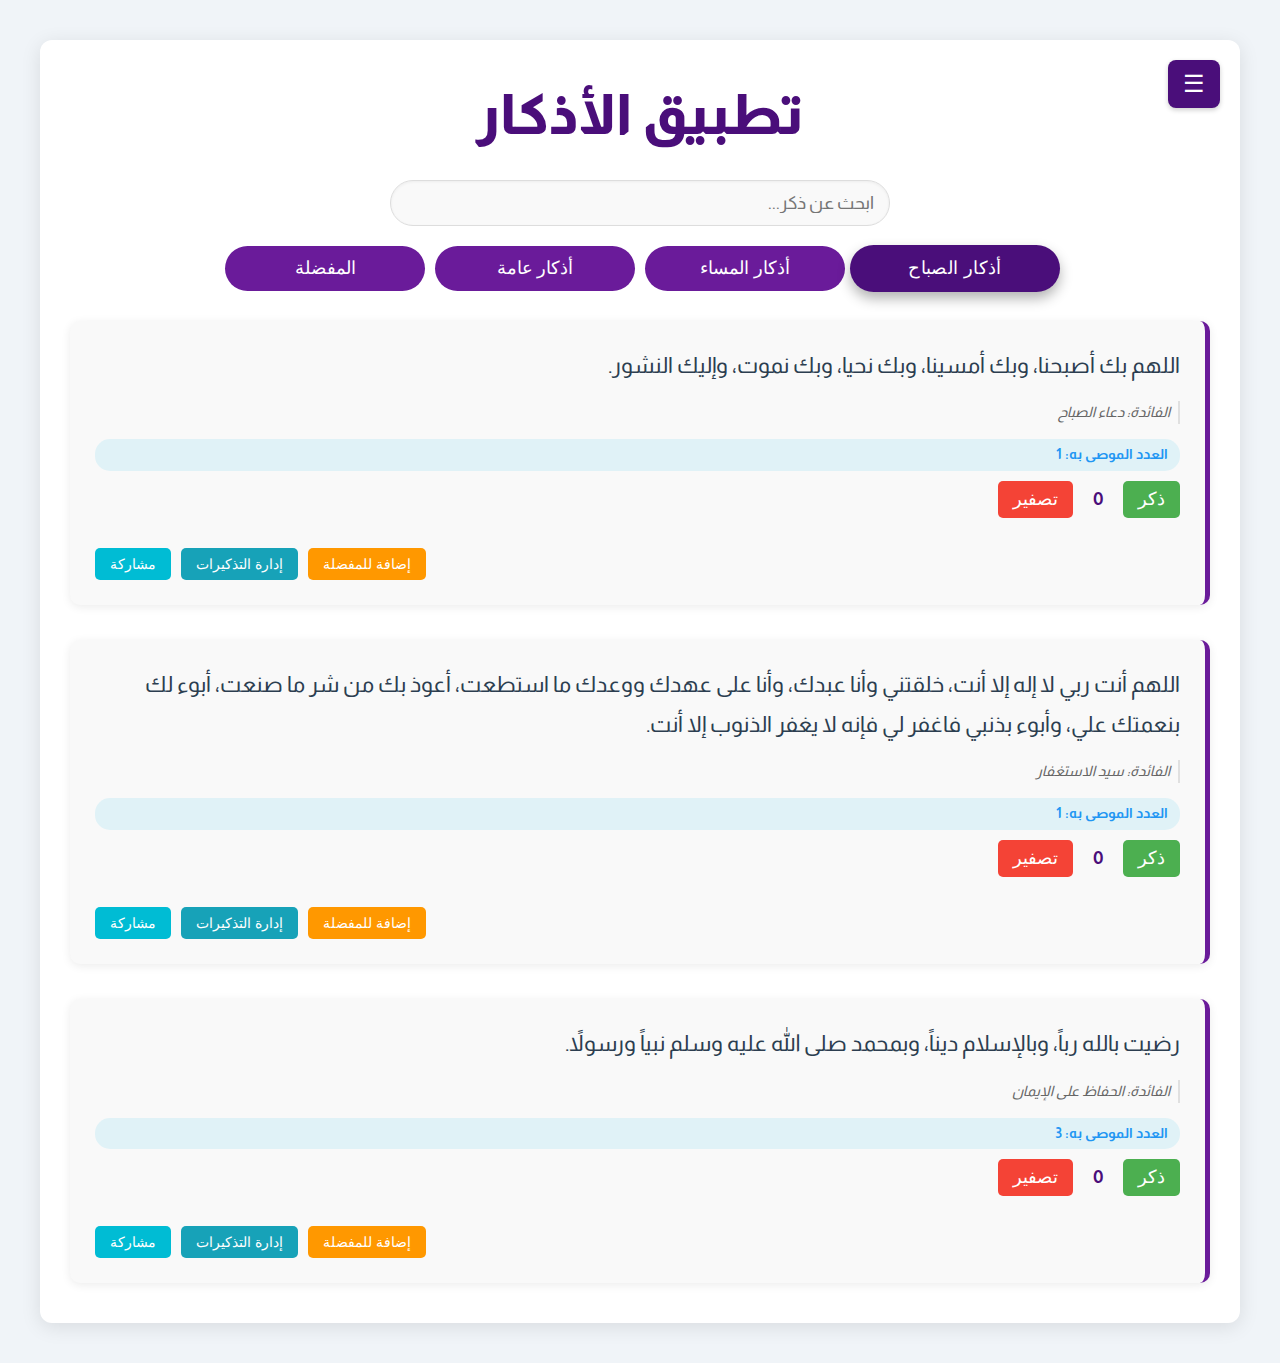
<file: index.html>
<!DOCTYPE html>
<html lang="ar" dir="rtl">
<head>
    <meta charset="UTF-8">
    <meta name="viewport" content="width=device-width, initial-scale=1.0">
    <title>تطبيق الأذكار</title>
    <link rel="icon" href="favicon.ico" type="image/x-icon">
    <link rel="manifest" href="manifest.json">
    <link href="https://fonts.googleapis.com/css2?family=Almarai:wght@300;400;700;800&display=swap" rel="stylesheet">
    <link rel="stylesheet" href="style.css">
</head>
<body>
    <div class="container">
        <h1>تطبيق الأذكار</h1>

        <div class="menu-container">
            <button id="menu-toggle-btn" class="menu-button">
                ☰
            </button>
            <div class="dropdown-menu hidden" id="main-dropdown-menu">
                <button id="user-view-btn">عرض المستخدم</button>
                <button id="admin-view-btn">لوحة التحكم</button>
                <button id="toggle-dark-mode-btn">تبديل الوضع الليلي</button>
            </div>
        </div>

        <div class="search-bar hidden" id="search-bar">
            <input type="text" id="search-input" placeholder="ابحث عن ذكر...">
        </div>

        <div class="filter-buttons" id="filter-buttons">
        </div>

        <div class="adhkar-display" id="adhkar-display">
        </div>

        <div class="auth-panel hidden" id="auth-panel">
            <h2>تسجيل الدخول للمسؤول</h2>
            <form id="login-form">
                <input type="text" id="username-input" placeholder="اسم المستخدم" required>
                <div class="password-input-wrapper">
                    <input type="password" id="password-input" placeholder="كلمة المرور" required>
                    <span class="toggle-password" data-target="password-input">👁️</span>
                </div>
                <button type="submit" id="login-btn">دخول</button>
                <p class="error-message" id="login-error-message" style="color: red; display: none;"></p>
            </form>
        </div>

        <div class="admin-panel hidden" id="admin-panel">
            <h2>إدارة الأذكار</h2>
            <form id="adhkar-form" class="adhkar-form">
                <input type="hidden" id="adhkar-id">
                <textarea id="adhkar-text" placeholder="نص الذكر" required></textarea>
                <input type="text" id="adhkar-benefit" placeholder="الفائدة (اختياري)">
                <input type="number" id="adhkar-count" placeholder="العدد (اختياري)">
                <select id="adhkar-type-select" required>
                </select>
                <div class="form-actions">
                    <button type="submit" id="save-adhkar-btn">إضافة ذكر</button>
                    <button type="button" id="cancel-edit-btn" class="hidden">إلغاء التعديل</button>
                </div>
            </form>

            <h3>إدارة أنواع الأذكار</h3>
            <div class="adhkar-types-management">
                <input type="text" id="new-type-name" placeholder="اسم النوع الجديد (مثال: أذكار الصباح)" required>
                <input type="text" id="new-type-value" placeholder="قيمة النوع (مثال: morning)" required>
                <button id="add-type-btn">إضافة نوع</button>
            </div>
            <ul id="types-list" class="types-list">
            </ul>

            <h3>خيارات متقدمة</h3>
            <div class="advanced-options">
                <button id="export-data-btn" class="export-button">تصدير البيانات (JSON)</button>
                <label for="import-file-input" class="export-button import-button">استيراد البيانات (JSON)</label>
                <input type="file" id="import-file-input" accept=".json" class="hidden">
                <button id="change-admin-credentials-btn" class="export-button admin-credentials-button">تغيير بيانات دخول المسؤول</button>
            </div>
        </div>
    </div>

    <div class="modal hidden" id="change-password-modal">
        <div class="modal-content">
            <h2>تغيير بيانات دخول المسؤول</h2>
            <form id="change-password-form">
                <input type="text" id="current-username-input" placeholder="اسم المستخدم الحالي" required>
                <div class="password-input-wrapper">
                    <input type="password" id="current-password-input" placeholder="كلمة المرور الحالية" required>
                    <span class="toggle-password" data-target="current-password-input">👁️</span>
                </div>
                <input type="text" id="new-username-input" placeholder="اسم المستخدم الجديد" required>
                <div class="password-input-wrapper">
                    <input type="password" id="new-password-input" placeholder="كلمة المرور الجديدة" required>
                    <span class="toggle-password" data-target="new-password-input">👁️</span>
                </div>
                <div class="password-input-wrapper">
                    <input type="password" id="confirm-password-input" placeholder="تأكيد كلمة المرور الجديدة" required>
                    <span class="toggle-password" data-target="confirm-password-input">👁️</span>
                </div>
                <button type="submit">تغيير</button>
                <button type="button" id="cancel-change-password-btn" class="cancel-button">إلغاء</button>
                <p class="error-message" id="change-password-error-message" style="color: red; display: none;"></p>
            </form>
        </div>
    </div>

    <div class="modal hidden" id="reminder-modal">
        <div class="modal-content">
            <h2>إدارة التذكيرات</h2>
            <p id="reminder-adhkar-text" class="reminder-text"></p>

            <form id="add-reminder-form">
                <h3>إضافة تذكير جديد</h3>
                <label for="new-reminder-time">وقت التذكير (24 ساعة):</label>
                <input type="time" id="new-reminder-time" required>
                <label for="new-reminder-sound">نغمة التنبيه:</label>
                <select id="new-reminder-sound">
                    <option value="silent">صامت</option>
                    <option value="bell">جرس (افتراضي)</option>
                    <option value="chime">رنين</option>
                    <option value="xylophone">إكسيليفون</option>
                </select>
                <button type="submit">إضافة هذا التذكير</button>
                <p class="error-message" id="add-reminder-error-message" style="color: red; display: none;"></p>
            </form>

            <h3>التذكيرات الحالية لهذا الذكر:</h3>
            <ul id="current-reminders-list" class="current-reminders-list">
                <li class="no-reminders-message">لا توجد تذكيرات مضبوطة لهذا الذكر.</li>
            </ul>

            <div class="modal-actions">
                <button type="button" id="cancel-reminder-modal-btn" class="cancel-button">إغلاق</button>
            </div>
        </div>
    </div>

    <audio id="reminder-audio-player" preload="auto">
        </audio>

    <script src="script.js"></script>
</body>
</html>
</file>
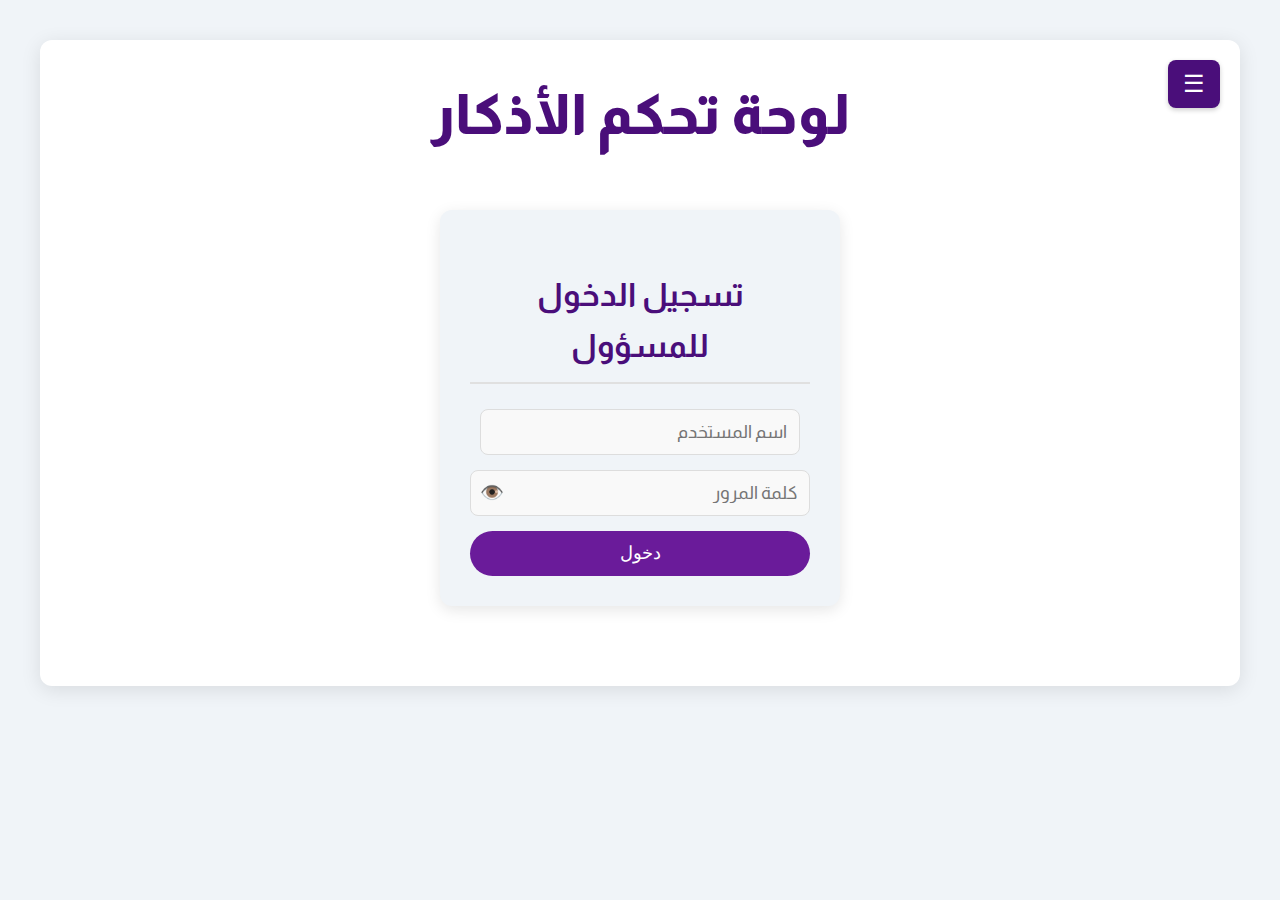
<file: admin.html>
<!DOCTYPE html>
<html lang="ar" dir="rtl">
<head>
    <meta charset="UTF-8">
    <meta name="viewport" content="width=device-width, initial-scale=1.0">
    <title>لوحة تحكم الأذكار</title>
    <link rel="icon" href="favicon.ico" type="image/x-icon">
    <link rel="manifest" href="manifest.json">
    <link href="https://fonts.googleapis.com/css2?family=Almarai:wght@300;400;700;800&display=swap" rel="stylesheet">
    <link rel="stylesheet" href="https://cdnjs.cloudflare.com/ajax/libs/font-awesome/6.0.0-beta3/css/all.min.css">
    <link rel="stylesheet" href="style.css">
</head>
<body>
    <div class="container">
        <h1>لوحة تحكم الأذكار</h1>

        <div class="menu-container">
            <button id="menu-toggle-btn" class="menu-button">
                ☰
            </button>
            <div class="dropdown-menu hidden" id="main-dropdown-menu">
                <button id="user-view-btn">عرض المستخدم</button>
                <button id="toggle-dark-mode-btn">تبديل الوضع الليلي</button>
            </div>
        </div>

        <div class="auth-panel" id="auth-panel">
            <h2>تسجيل الدخول للمسؤول</h2>
            <form id="login-form">
                <input type="text" id="username-input" placeholder="اسم المستخدم" required>
                <div class="password-input-wrapper">
                    <input type="password" id="password-input" placeholder="كلمة المرور" required>
                    <span class="toggle-password" data-target="password-input">👁️</span>
                </div>
                <button type="submit" id="login-btn">دخول</button>
                <p class="error-message" id="login-error-message" style="color: red; display: none;"></p>
            </form>
        </div>

        <div class="admin-panel hidden" id="admin-panel">
            <h2>إدارة الأذكار</h2>
            <form id="adhkar-form" class="adhkar-form">
                <input type="hidden" id="adhkar-id">
                <textarea id="adhkar-text" placeholder="نص الذكر" required></textarea>
                <input type="text" id="adhkar-benefit" placeholder="الفائدة (اختياري)">
                <input type="number" id="adhkar-count" placeholder="العدد (اختياري)">
                <select id="adhkar-type-select" required>
                </select>
                <div class="form-actions">
                    <button type="submit" id="save-adhkar-btn">إضافة ذكر</button>
                    <button type="button" id="cancel-edit-btn" class="hidden">إلغاء التعديل</button>
                </div>
            </form>

            <h3>إدارة أنواع الأذكار</h3>
            <div class="adhkar-types-management">
                <input type="text" id="new-type-name" placeholder="اسم النوع الجديد (مثال: أذكار الصباح)" required>
                <input type="text" id="new-type-value" placeholder="قيمة النوع (مثال: morning)" required>
                <button id="add-type-btn">إضافة نوع</button>
            </div>
            <ul id="types-list" class="types-list">
            </ul>

            <h3>خيارات متقدمة</h3>
            <div class="advanced-options">
                <button id="export-data-btn" class="export-button">تصدير البيانات (JSON)</button>
                <label for="import-file-input" class="export-button import-button">استيراد البيانات (JSON)</label>
                <input type="file" id="import-file-input" accept=".json" class="hidden">
                <button id="change-admin-credentials-btn" class="export-button admin-credentials-button">تغيير بيانات دخول المسؤول</button>
            </div>

            <h3 class="mt-8">الأذكار حسب النوع</h3>
            <div id="admin-tabs-container" class="admin-tabs-container">
                </div>
            <div id="admin-tab-content-container" class="admin-tab-content">
                </div>
        </div>
    </div>

    <div class="modal hidden" id="change-password-modal">
        <div class="modal-content">
            <h2>تغيير بيانات دخول المسؤول</h2>
            <form id="change-password-form">
                <input type="text" id="current-username-input" placeholder="اسم المستخدم الحالي" required>
                <div class="password-input-wrapper">
                    <input type="password" id="current-password-input" placeholder="كلمة المرور الحالية" required>
                    <span class="toggle-password" data-target="current-password-input">👁️</span>
                </div>
                <input type="text" id="new-username-input" placeholder="اسم المستخدم الجديد" required>
                <div class="password-input-wrapper">
                    <input type="password" id="new-password-input" placeholder="كلمة المرور الجديدة" required>
                    <span class="toggle-password" data-target="new-password-input">👁️️</span>
                </div>
                <div class="password-input-wrapper">
                    <input type="password" id="confirm-password-input" placeholder="تأكيد كلمة المرور الجديدة" required>
                    <span class="toggle-password" data-target="confirm-password-input">👁️</span>
                </div>
                <button type="submit">تغيير</button>
                <button type="button" id="cancel-change-password-btn" class="cancel-button">إلغاء</button>
                <p class="error-message" id="change-password-error-message" style="color: red; display: none;"></p>
            </form>
        </div>
    </div>

    <audio id="reminder-audio-player" class="hidden"></audio>

    <script src="script.js"></script>
</body>
</html>
</file>
<file: style.css>
/* إعادة تعيين الأساسيات والتخطيط العام */
* {
    box-sizing: border-box;
    margin: 0;
    padding: 0;
}

:root {
    /* الألوان الأساسية للوضع العادي */
    --body-bg: #f0f4f8; /* خلفية فاتحة للجسم */
    --container-bg: #fff; /* خلفية الحاويات الرئيسية */
    --text-color: #333; /* لون النص الأساسي */
    --primary-color: #4a0e7a; /* بنفسجي غامق - لون أساسي للعناوين والأزرار الهامة */
    --secondary-color: #6a1b9a; /* بنفسجي أفتح - لون ثانوي للأزرار والفلاتر */
    --accent-color: #8839b8; /* بنفسجي فاتح جداً - لون التمييز والتأثيرات */
    --border-color: #e0e0e0; /* لون الحدود الفاتح */
    --card-bg: #f9f9f9; /* خلفية بطاقات الأذكار */
    --card-border-right: #6a1b9a; /* شريط جانبي لبطاقات الأذكار */
    --adhkar-text-color: #2c3e50; /* لون نص الذكر */
    --adhkar-benefit-color: #666; /* لون نص الفائدة */
    --adhkar-count-display-bg: #e0f2f7; /* خلفية عرض العدد الموصى به */
    --adhkar-count-display-color: #2196f3; /* لون نص العدد الموصى به */
    --counter-btn-bg: #4CAF50; /* أخضر - لون زر العداد */
    --counter-btn-hover-bg: #45a049; /* أخضر أغمق عند التحويم */
    --reset-btn-bg: #f44336; /* أحمر - لون زر التصفير/الحذف */
    --reset-btn-hover-bg: #da190b; /* أحمر أغمق عند التحويم */
    --favorite-btn-bg: #ff9800; /* برتقالي - لون زر المفضلة */
    --favorite-btn-active-bg: #e65100; /* برتقالي أغمق للمفضلة النشطة */
    --favorite-btn-hover-bg: #fb8c00; /* برتقالي عند التحويم */
    --reminder-btn-bg: #17a2b8; /* أزرق سماوي - لون زر التذكير */
    --reminder-btn-hover-bg: #138496; /* أزرق سماوي أغمق عند التحويم */
    --share-btn-bg: #00bcd4; /* أزرق فيروزي - لون زر المشاركة */
    --share-btn-hover-bg: #00acc1; /* أزرق فيروزي أغمق عند التحويم */
    --explain-btn-bg: #9c27b0; /* بنفسجي - لون زر الشرح */
    --explain-btn-hover-bg: #7b1fa2; /* بنفسجي أغمق عند التحويم */
    --input-border: #ddd; /* لون حدود حقول الإدخال */
    --input-focus-border: #6a1b9a; /* لون حدود حقول الإدخال عند التركيز */
    --error-color: red; /* لون رسائل الخطأ */
    --admin-panel-bg: #f4f4f4; /* خلفية لوحة التحكم */
    --type-item-bg: #e3f2fd; /* خلفية عناصر قائمة الأنواع */
    --type-item-color: #3f51b5; /* لون نص عناصر قائمة الأنواع */
    --modal-bg: #fefefe; /* خلفية النوافذ المنبثقة (المودال) */
    --modal-shadow: rgba(0, 0, 0, 0.3); /* ظل النوافذ المنبثقة */
    --modal-overlay-bg: rgba(0, 0, 0, 0.6); /* خلفية التراكب للمودال */
}

body.dark-mode {
    /* الألوان لوضع الظلام */
    --body-bg: #212121;
    --container-bg: #2c2c2c;
    --text-color: #e0e0e0;
    --primary-color: #bb86fc; /* أرجواني فاتح */
    --secondary-color: #3700b3; /* بنفسجي غامق */
    --accent-color: #6200ee; /* بنفسجي */
    --border-color: #424242;
    --card-bg: #3c3c3c;
    --card-border-right: var(--primary-color);
    --adhkar-text-color: #ffffff;
    --adhkar-benefit-color: #a0a0a0;
    --adhkar-count-display-bg: #424242;
    --adhkar-count-display-color: #90caf9;
    --counter-btn-bg: #66bb6a;
    --counter-btn-hover-bg: #5a9b5f;
    --reset-btn-bg: #ef5350;
    --reset-btn-hover-bg: #d32f2f;
    --favorite-btn-bg: #ffb74d;
    --favorite-btn-active-bg: #ff9800;
    --favorite-btn-hover-bg: #ff9800;
    --reminder-btn-bg: #4dd0e1;
    --reminder-btn-hover-bg: #26c6da;
    --share-btn-bg: #4db6ac;
    --share-btn-hover-bg: #26a69a;
    --explain-btn-bg: #ba68c8; /* لون زر الشرح في الوضع الداكن */
    --explain-btn-hover-bg: #9c27b0;
    --input-border: #555;
    --input-focus-border: var(--primary-color);
    --error-color: #ffcc00; /* أصفر محذر */
    --admin-panel-bg: #363636;
    --type-item-bg: #424242;
    --type-item-color: #90caf9;
    --modal-bg: #363636;
    --modal-shadow: rgba(0, 0, 0, 0.8);
    --modal-overlay-bg: rgba(0, 0, 0, 0.8);
}


body {
    font-family: 'Almarai', sans-serif;
    background-color: var(--body-bg);
    color: var(--text-color);
    line-height: 1.6;
    direction: rtl;
    text-align: right;
    padding: 20px;
    transition: background-color 0.3s ease, color 0.3s ease;
}

.container {
    max-width: 1200px;
    margin: 20px auto;
    background-color: var(--container-bg);
    padding: 25px;
    border-radius: 12px;
    box-shadow: 0 4px 20px rgba(0, 0, 0, 0.1);
    position: relative;
    transition: background-color 0.3s ease, box-shadow 0.3s ease;
}

h1, h2, h3 {
    color: var(--primary-color);
    margin-bottom: 20px;
    text-align: center;
    transition: color 0.3s ease;
}

h1 {
    font-size: 2.8em;
    font-weight: 800;
}

h2 {
    font-size: 2em;
    font-weight: 700;
    margin-top: 30px;
    border-bottom: 2px solid var(--border-color);
    padding-bottom: 10px;
    transition: border-color 0.3s ease;
}

h3 {
    font-size: 1.6em;
    font-weight: 600;
    margin-top: 25px;
}

/* حقل البحث */
.search-bar {
    margin-bottom: 20px;
    text-align: center;
}

.search-bar input {
    width: 100%;
    max-width: 500px;
    padding: 12px 15px;
    border: 1px solid var(--input-border);
    border-radius: 25px;
    font-size: 1.1em;
    font-family: 'Almarai', sans-serif;
    text-align: right;
    box-shadow: inset 0 1px 3px rgba(0,0,0,0.05);
    background-color: var(--card-bg); /* لتغيير لون الخلفية في الوضع الداكن */
    color: var(--adhkar-text-color);
    transition: border-color 0.3s ease, background-color 0.3s ease, color 0.3s ease;
}

.search-bar input:focus {
    outline: none;
    border-color: var(--input-focus-border);
    box-shadow: 0 0 0 3px rgba(74, 14, 122, 0.2); /* قيمة rgba من --primary-color */
}


/* أزرار الفلاتر */
.filter-buttons {
    display: flex;
    flex-wrap: wrap;
    justify-content: center;
    gap: 10px;
    margin-bottom: 30px;
}

.filter-buttons button {
    background-color: var(--secondary-color);
    color: white;
    border: none;
    padding: 12px 25px;
    border-radius: 25px;
    font-size: 1.1em;
    cursor: pointer;
    transition: background-color 0.3s ease, transform 0.2s ease, box-shadow 0.2s ease;
    flex-grow: 1;
    max-width: 200px;
}

.filter-buttons button:hover {
    background-color: var(--accent-color);
    transform: translateY(-2px);
    box-shadow: 0 4px 8px rgba(0, 0, 0, 0.2);
}

.filter-buttons button.active {
    background-color: var(--primary-color);
    box-shadow: 0 6px 12px rgba(0, 0, 0, 0.3);
    transform: scale(1.05);
}

/* عرض الأذكار (الآن دائمًا عمودي) */
.adhkar-display {
    display: flex; /* تغيير إلى flexbox */
    flex-direction: column; /* جعلها عمودية */
    gap: 25px; /* مسافة بين البطاقات */
    margin-top: 20px;
}

.adhkar-card {
    background-color: var(--card-bg);
    padding: 25px;
    margin-bottom: 10px;
    border-radius: 10px;
    box-shadow: 0 2px 10px rgba(0, 0, 0, 0.08);
    display: flex;
    flex-direction: column;
    justify-content: space-between;
    transition: transform 0.2s ease, box-shadow 0.2s ease, background-color 0.3s ease;
    border-right: 5px solid var(--card-border-right);
}

.adhkar-card:hover {
    transform: translateY(-5px);
    box-shadow: 0 6px 15px rgba(0, 0, 0, 0.15);
}

.adhkar-text {
    font-size: 1.4em;
    color: var(--adhkar-text-color);
    margin-bottom: 15px;
    line-height: 1.8;
    transition: color 0.3s ease;
}

.adhkar-benefit {
    font-size: 0.9em;
    color: var(--adhkar-benefit-color);
    margin-top: 10px;
    font-style: italic;
    border-right: 2px solid var(--border-color);
    padding-right: 8px;
    transition: color 0.3s ease, border-color 0.3s ease;
}

.adhkar-count-display {
    display: inline-block;
    background-color: var(--adhkar-count-display-bg);
    color: var(--adhkar-count-display-color);
    padding: 5px 12px;
    border-radius: 15px;
    font-size: 0.85em;
    font-weight: bold;
    margin-top: 15px;
    transition: background-color 0.3s ease, color 0.3s ease;
}

.adhkar-counter-wrapper {
    display: flex;
    align-items: center;
    gap: 10px;
    margin-top: 10px;
    margin-bottom: 15px;
}

.adhkar-counter-wrapper button {
    background-color: var(--counter-btn-bg);
    color: white;
    border: none;
    padding: 8px 15px;
    border-radius: 5px;
    cursor: pointer;
    font-size: 1.1em;
    transition: background-color 0.3s ease;
}

.adhkar-counter-wrapper button:hover {
    background-color: var(--counter-btn-hover-bg);
}

.adhkar-counter-wrapper button.reset-counter-btn {
    background-color: var(--reset-btn-bg);
}
.adhkar-counter-wrapper button.reset-counter-btn:hover {
    background-color: var(--reset-btn-hover-bg);
}

.adhkar-count-val {
    font-size: 1.2em;
    font-weight: bold;
    color: var(--primary-color);
    min-width: 30px; /* لضمان عدم اهتزاز العنصر عند تغيير الأرقام */
    text-align: center;
    transition: color 0.3s ease;
}


.no-adhkar-message {
    text-align: center;
    font-size: 1.2em;
    color: var(--adhkar-benefit-color);
    padding: 50px;
    transition: color 0.3s ease;
}

/* لوحة المصادقة (تسجيل الدخول) */
.auth-panel {
    background-color: var(--body-bg);
    padding: 30px;
    border-radius: 12px;
    box-shadow: 0 4px 15px rgba(0, 0, 0, 0.1);
    max-width: 400px;
    margin: 50px auto;
    text-align: center;
    transition: background-color 0.3s ease, box-shadow 0.3s ease;
}

.auth-panel h2 {
    color: var(--primary-color);
    margin-bottom: 25px;
}

.auth-panel input[type="text"] {
    width: calc(100% - 20px);
    padding: 12px;
    margin-bottom: 15px;
    border: 1px solid var(--input-border);
    border-radius: 8px;
    font-size: 1.1em;
    font-family: 'Almarai', sans-serif;
    text-align: right;
    background-color: var(--card-bg);
    color: var(--adhkar-text-color);
    transition: border-color 0.3s ease, background-color 0.3s ease, color 0.3s ease;
}

.password-input-wrapper {
    position: relative;
    width: 100%;
    margin-bottom: 15px;
}

.password-input-wrapper input[type="password"],
.password-input-wrapper input[type="text"] {
    width: 100%;
    padding: 12px;
    padding-left: 40px;
    border: 1px solid var(--input-border);
    border-radius: 8px;
    font-size: 1.1em;
    font-family: 'Almarai', sans-serif;
    text-align: right;
    background-color: var(--card-bg);
    color: var(--adhkar-text-color);
    transition: border-color 0.3s ease, background-color 0.3s ease, color 0.3s ease;
}

.password-input-wrapper .toggle-password {
    position: absolute;
    left: 10px;
    top: 50%;
    transform: translateY(-50%);
    cursor: pointer;
    font-size: 1.2em;
    color: var(--adhkar-benefit-color);
    user-select: none;
    transition: color 0.3s ease;
}


.auth-panel button {
    background-color: var(--secondary-color);
    color: white;
    border: none;
    padding: 12px 25px;
    border-radius: 25px;
    font-size: 1.1em;
    cursor: pointer;
    transition: background-color 0.3s ease;
    width: 100%;
}

.auth-panel button:hover {
    background-color: var(--accent-color);
}

.error-message {
    margin-top: 15px;
    font-weight: bold;
    color: var(--error-color);
    transition: color 0.3s ease;
}


/* لوحة التحكم */
.admin-panel {
    background-color: var(--admin-panel-bg);
    padding: 25px;
    border-radius: 10px;
    margin-top: 30px;
    border: 1px dashed var(--border-color);
    transition: background-color 0.3s ease, border-color 0.3s ease;
}

/* فئة لإخفاء العناصر */
.hidden {
    display: none !important;
}

.admin-panel h2 {
    text-align: right;
    margin-bottom: 20px;
}

/* نموذج إضافة/تعديل الأذكار */
.adhkar-form {
    display: flex;
    flex-direction: column;
    gap: 15px;
    margin-bottom: 30px;
}

.adhkar-form textarea,
.adhkar-form input[type="text"],
.adhkar-form input[type="number"],
.adhkar-form select {
    padding: 12px;
    border: 1px solid var(--input-border);
    border-radius: 8px;
    font-size: 1em;
    width: 100%;
    font-family: 'Almarai', sans-serif;
    text-align: right;
    background-color: var(--card-bg);
    color: var(--adhkar-text-color);
    transition: border-color 0.3s ease, background-color 0.3s ease, color 0.3s ease;
}

.adhkar-form .form-actions {
    display: flex;
    justify-content: flex-end;
    gap: 10px;
}

.adhkar-form button {
    background-color: var(--counter-btn-bg); /* Use counter button color */
    color: white;
    border: none;
    padding: 12px 20px;
    border-radius: 8px;
    cursor: pointer;
    font-size: 1.1em;
    transition: background-color 0.3s ease;
}

.adhkar-form button:hover {
    background-color: var(--counter-btn-hover-bg);
}

.adhkar-form button#cancel-edit-btn {
    background-color: var(--reset-btn-bg);
}
.adhkar-form button#cancel-edit-btn:hover {
    background-color: var(--reset-btn-hover-bg);
}

.adhkar-form button.hidden {
    display: none;
}

/* إدارة أنواع الأذكار */
.adhkar-types-management {
    display: flex;
    gap: 10px;
    margin-bottom: 20px;
    flex-wrap: wrap;
}

.adhkar-types-management input {
    flex-grow: 1;
    padding: 10px;
    border: 1px solid var(--input-border);
    border-radius: 8px;
    font-size: 1em;
    font-family: 'Almarai', sans-serif;
    text-align: right;
    background-color: var(--card-bg);
    color: var(--adhkar-text-color);
    transition: border-color 0.3s ease, background-color 0.3s ease, color 0.3s ease;
}

.adhkar-types-management button {
    background-color: #008CBA; /* لون أزرق لإضافة نوع */
    color: white;
    border: none;
    padding: 10px 20px;
    border-radius: 8px;
    cursor: pointer;
    font-size: 1em;
    transition: background-color 0.3s ease;
}

.adhkar-types-management button:hover {
    background-color: #007bb5;
}

.types-list {
    list-style: none;
    padding: 0;
}

.types-list li {
    background-color: var(--type-item-bg);
    margin-bottom: 8px;
    padding: 12px;
    border-radius: 8px;
    display: flex;
    justify-content: space-between;
    align-items: center;
    font-size: 1.1em;
    color: var(--type-item-color);
    transition: background-color 0.3s ease, color 0.3s ease;
}

.types-list li button {
    background-color: var(--reset-btn-bg);
    color: white;
    border: none;
    padding: 6px 12px;
    border-radius: 5px;
    cursor: pointer;
    font-size: 0.9em;
    transition: background-color 0.3s ease;
    
}

.types-list li button:hover {
    background-color: var(--reset-btn-hover-bg);
}

/* أنماط خاصة بأزرار التعديل والحذف داخل قائمة الأذكار في لوحة التحكم */
.adhkar-list .adhkar-card { /* إعادة استخدام نمط adhkar-card */
    background-color: var(--card-bg);
    padding: 25px;
    border-radius: 10px;
    box-shadow: 0 2px 10px rgba(0, 0, 0, 0.08);
    display: flex;
    flex-direction: column;
    justify-content: space-between;
    transition: transform 0.2s ease, box-shadow 0.2s ease, background-color 0.3s ease;
    border-right: 5px solid var(--card-border-right);
    margin-bottom: 15px; /* مسافة بين البطاقات في القائمة */
}

.adhkar-list .adhkar-card:hover {
    transform: translateY(-5px);
    box-shadow: 0 6px 15px rgba(0, 0, 0, 0.15);
}

.adhkar-list .adhkar-card .actions {
    display: flex;
    gap: 10px;
    margin-top: 15px;
    justify-content: flex-end; /* محاذاة الأزرار لليسار في RTL */
}

.adhkar-edit-btn {
    /* تحسين تنسيق زر التعديل */
    background-color: var(--counter-btn-bg);
    color: white;
    border: none;
    padding: 4px 8px;
    margin-top: 6px;
    border-radius: 5px;
    cursor: pointer;
    font-size: 0.9em;
    transition: background-color 0.3s ease;
}

.adhkar-edit-btn:hover {
    background-color: var(--counter-btn-hover-bg); /* لون تمييز عند التحويم */
    transform: translateY(-2px); /* تأثير رفع بسيط */
    box-shadow: 0 4px 8px rgba(0,0,0,0.2); /* ظل أوضح عند التحويم */
}

.admin-tab-content .adhkar-list .adhkar-card .actions button.delete-btn {
    /* تنسيق زر الحذف */
    background-color: var(--reset-btn-bg); /* استخدام لون الحذف الأحمر */
    color: white; /* تأكد من أن النص أبيض للحذف */
    padding: 10px 18px; /* زيادة التبطين لجعلها أوضح */
    font-size: 1em; /* زيادة حجم الخط قليلاً */
    box-shadow: 0 2px 5px rgba(0,0,0,0.1); /* ظل خفيف */
}

.adhkar-list .adhkar-card .actions delete-btn:hover {
    background-color: var(--reset-btn-hover-bg);
    transform: translateY(-2px); /* تأثير رفع بسيط */
    box-shadow: 0 4px 8px rgba(0,0,0,0.2); /* ظل أوضح عند التحويم */
}

button.delete-btn{
    /* تنسيق زر الحذف */
    background-color: var(--reset-btn-bg);
    color: white;
    border: none;
    padding: 4px 8px;
    margin-top: 6px;
    border-radius: 5px;
    cursor: pointer;
    font-size: 0.9em;
    transition: background-color 0.3s ease;
 
}
button.delete-btn:hover{
     background-color: var(--reset-btn-hover-bg);
    transform: translateY(-1px); /* تأثير رفع بسيط */
    box-shadow: 0 4px 8px rgba(0,0,0,0.2); /* ظل أوضح عند التحويم */

}

/* تنسيق زر التذكير والمفضلة والمشاركة */
.adhkar-interactions {
    display: flex;
    gap: 10px;
    margin-top: 15px;
    flex-wrap: wrap;
    justify-content: flex-end; /* محاذاة الأزرار لليمين */
}

.adhkar-interactions button {
    border: none;
    padding: 8px 15px;
    border-radius: 5px;
    cursor: pointer;
    font-size: 0.9em;
    transition: background-color 0.3s ease;
}

.adhkar-interactions .reminder-btn {
    background-color: var(--reminder-btn-bg);
    color: white;
}

.adhkar-interactions .reminder-btn:hover {
    background-color: var(--reminder-btn-hover-bg);
}

.adhkar-interactions .favorite-btn {
    background-color: var(--favorite-btn-bg); /* برتقالي */
    color: white;
}

.adhkar-interactions .favorite-btn.active {
    background-color: var(--favorite-btn-active-bg); /* برتقالي أغمق للمفضلة النشطة */
}

.adhkar-interactions .favorite-btn:hover {
    background-color: var(--favorite-btn-hover-bg);
}

.adhkar-interactions .share-btn {
    background-color: var(--share-btn-bg); /* سماوي فاتح */
    color: white;
}

.adhkar-interactions .share-btn:hover {
    background-color: var(--share-btn-hover-bg);
}

/* أنماط زر الشرح الجديد */
.adhkar-interactions .explain-btn {
    background-color: var(--explain-btn-bg);
    color: white;
}
.adhkar-interactions .explain-btn:hover {
    background-color: var(--explain-btn-hover-bg);
}


/* قسم الخيارات المتقدمة في لوحة التحكم (زر تصدير البيانات) */
.advanced-options {
    margin-top: 30px;
    padding-top: 20px;
    border-top: 1px dashed var(--border-color);
    text-align: center;
    display: flex;
    flex-wrap: wrap;
    justify-content: center;
    gap: 15px;
    transition: border-color 0.3s ease;
}

.export-button {
    background-color: #f0ad4e; /* لون برتقالي للتصدير */
    color: white;
    border: none;
    padding: 12px 25px;
    border-radius: 8px;
    cursor: pointer;
    font-size: 1.1em;
    transition: background-color 0.3s ease, transform 0.2s ease, box-shadow 0.2s ease;
    flex-grow: 1;
    max-width: 250px;
    text-align: center; /* للتأكد أن النص في المنتصف داخل الزر */
}

.export-button:hover {
    background-color: #ec971f;
    transform: translateY(-2px);
    box-shadow: 0 4px 8px rgba(0, 0, 0, 0.2);
}

.export-button.import-button {
    background-color: #6c757d; /* لون رمادي للاستيراد */
}

.export-button.import-button:hover {
    background-color: #5a6268;
}

/* تنسيقات خاصة بزر تغيير بيانات دخول المسؤول */
.export-button.admin-credentials-button {
    background-color: #5bc0de; /* لون أزرق فاتح لتغيير بيانات المسؤول */
}

.export-button.admin-credentials-button:hover {
    background-color: #31b0d5;
}

/* تنسيقات زر القائمة والقائمة المنسدلة */
.menu-container {
    position: absolute;
    top: 20px;
    right: 20px;
    z-index: 1000;
}

.menu-button {
    background-color: var(--primary-color);
    color: white;
    border: none;
    padding: 10px 15px;
    border-radius: 8px;
    font-size: 1.5em;
    cursor: pointer;
    box-shadow: 0 2px 5px rgba(0, 0, 0, 0.2);
    transition: background-color 0.3s ease;
}

.menu-button:hover {
    background-color: var(--secondary-color);
}

.dropdown-menu {
    position: absolute;
    top: 100%;
    right: 0;
    background-color: var(--container-bg);
    border: 1px solid var(--input-border);
    border-radius: 8px;
    box-shadow: 0 4px 10px rgba(0, 0, 0, 0.1);
    min-width: 180px;
    display: flex;
    flex-direction: column;
    padding: 10px;
    margin-top: 10px;
    transition: background-color 0.3s ease, border-color 0.3s ease, box-shadow 0.3s ease;
}

.dropdown-menu button {
    background-color: transparent;
    color: var(--text-color);
    border: none;
    padding: 10px 15px;
    text-align: right;
    font-size: 1.1em;
    cursor: pointer;
    transition: background-color 0.2s ease, color 0.2s ease;
    border-radius: 5px;
    margin-bottom: 5px;
}

.dropdown-menu button:last-child {
    margin-bottom: 0;
}

.dropdown-menu button:hover {
    background-color: var(--body-bg);
    color: var(--primary-color);
}

/* تنسيقات النافذة المنبثقة (Modal) */
.modal {
    position: fixed;
    z-index: 2000;
    left: 0;
    top: 0;
    width: 100%;
    height: 100%;
    overflow: auto;
    background-color: var(--modal-overlay-bg);
    display: flex;
    align-items: center;
    justify-content: center;
}

.modal-content {
    background-color: var(--modal-bg);
    margin: auto;
    padding: 30px;
    border: 1px solid var(--input-border);
    width: 90%;
    max-width: 500px;
    border-radius: 10px;
    box-shadow: 0 5px 15px var(--modal-shadow);
    text-align: center;
    transition: background-color 0.3s ease, border-color 0.3s ease, box-shadow 0.3s ease;
}

.modal-content h2 {
    color: var(--primary-color);
    margin-bottom: 25px;
}

.modal-content input[type="text"],
.modal-content input[type="password"],
.modal-content input[type="time"],
.modal-content select {
    width: calc(100% - 20px);
    padding: 12px;
    margin-bottom: 15px;
    border: 1px solid var(--input-border);
    border-radius: 8px;
    font-size: 1.1em;
    font-family: 'Almarai', sans-serif;
    text-align: right;
    background-color: var(--card-bg);
    color: var(--adhkar-text-color);
    transition: border-color 0.3s ease, background-color 0.3s ease, color 0.3s ease;
}

.modal-content label {
    display: block;
    margin-bottom: 8px;
    font-weight: bold;
    color: var(--text-color);
    text-align: right;
    transition: color 0.3s ease;
}

.modal-content select {
    width: calc(100% - 20px);
    padding: 12px;
    margin-bottom: 15px;
    border: 1px solid var(--input-border);
    border-radius: 8px;
    font-size: 1.1em;
    font-family: 'Almarai', sans-serif;
    text-align: right;
    background-color: var(--card-bg);
    color: var(--adhkar-text-color);
    transition: border-color 0.3s ease, background-color 0.3s ease, color 0.3s ease;
}


.modal-content .password-input-wrapper {
    margin-bottom: 15px;
}

.modal-content button[type="submit"] {
    background-color: var(--counter-btn-bg);
    color: white;
    border: none;
    padding: 12px 25px;
    border-radius: 8px;
    font-size: 1.1em;
    cursor: pointer;
    transition: background-color 0.3s ease;
    width: 100%;
    margin-bottom: 10px;
}

.modal-content button[type="submit"]:hover {
    background-color: var(--counter-btn-hover-bg);
}

.modal-content .cancel-button {
    background-color: var(--reset-btn-bg);
    color: white;
    border: none;
    padding: 12px 25px;
    border-radius: 8px;
    font-size: 1.1em;
    cursor: pointer;
    transition: background-color 0.3s ease;
    width: 100%;
    margin-bottom: 10px;
}

.modal-content .cancel-button:hover {
    background-color: var(--reset-btn-hover-bg);
}

.modal-content .reminder-text {
    background-color: var(--adhkar-count-display-bg); /* Use similar to count display */
    padding: 15px;
    border-radius: 8px;
    margin-bottom: 20px;
    font-size: 1.2em;
    font-weight: bold;
    color: var(--adhkar-count-display-color);
    text-align: center;
    transition: background-color 0.3s ease, color 0.3s ease;
}

/* تنسيقات خاصة بالتذكيرات المتعددة داخل المودال */
#add-reminder-form {
    margin-top: 25px;
    padding-top: 15px;
    border-top: 1px dashed var(--border-color);
    transition: border-color 0.3s ease;
}

#add-reminder-form h3 {
    margin-bottom: 15px;
    text-align: right;
    font-size: 1.3em;
}

.current-reminders-list {
    list-style: none;
    padding: 0;
    margin-top: 15px;
    text-align: right;
}

.current-reminders-list li {
    background-color: var(--type-item-bg);
    padding: 10px 15px;
    border-radius: 8px;
    margin-bottom: 8px;
    display: flex;
    justify-content: space-between;
    align-items: center;
    font-size: 1em;
    color: var(--type-item-color);
    transition: background-color 0.3s ease, color 0.3s ease;
}

.current-reminders-list li button {
    background-color: var(--reset-btn-bg);
    color: white;
    border: none;
    padding: 5px 10px;
    border-radius: 5px;
    cursor: pointer;
    font-size: 0.8em;
    transition: background-color 0.3s ease;
}

.current-reminders-list li button:hover {
    background-color: var(--reset-btn-hover-bg);
}

.current-reminders-list .no-reminders-message {
    text-align: center;
    font-style: italic;
    color: var(--adhkar-benefit-color);
    background: none;
    padding: 0;
    margin-bottom: 0;
    transition: color 0.3s ease;
}

.modal-actions {
    margin-top: 20px;
    padding-top: 15px;
    border-top: 1px dashed var(--border-color);
    transition: border-color 0.3s ease;
}

/* أنماط مودال الشرح (Explanation Modal) */
#explanation-modal .modal-content {
    max-width: 600px; /* جعل مودال الشرح أعرض قليلاً */
    text-align: right; /* محاذاة النص لليمين */
}

#explanation-loading {
    text-align: center;
    padding: 20px;
    font-size: 1.2em;
    color: var(--primary-color);
}

#explanation-loading .fa-spinner {
    animation: spin 1s linear infinite; /* حركة الدوران */
}

@keyframes spin {
    0% { transform: rotate(0deg); }
    100% { transform: rotate(360deg); }
}

#explanation-content {
    white-space: pre-wrap; /* للحفاظ على تنسيق النص من LLM (الأسطر الجديدة والمسافات) */
    font-size: 1.1em;
    line-height: 1.8;
    margin-bottom: 20px;
    color: var(--text-color);
    transition: color 0.3s ease;
}

/* قواعد التجاوب (Media Queries) */
@media (max-width: 480px) {
    body {
        padding: 10px;
    }
    .container {
        padding: 15px;
        margin: 10px auto;
    }
    h1 {
        font-size: 2.2em;
    }
    .auth-panel h2, .admin-panel h2, .modal-content h2 {
        font-size: 1.8em; /* أصغر قليلاً للعناوين في المودال ولوحة التحكم */
    }
    h2 {
        font-size: 1.6em;
    }
    h3 {
        font-size: 1.3em;
    }
    .filter-buttons button {
        font-size: 1em;
        padding: 10px 15px;
        max-width: 100%;
        flex-grow: 1;
    }
    .adhkar-text {
        font-size: 1.2em;
    }
    .adhkar-form textarea,
    .adhkar-form input,
    .adhkar-form select {
        padding: 10px;
        font-size: 0.9em;
    }
    .adhkar-types-management {
        flex-direction: column;
    }
    .adhkar-types-management input,
    .adhkar-types-management button {
        width: 100%;
    }
    .adhkar-card {
        padding: 20px;
    }
    .adhkar-interactions {
        flex-direction: column;
        align-items: flex-end; /* محاذاة لليمين */
    }
    .adhkar-interactions button {
        width: 100%;
    }
    .adhkar-counter-wrapper {
        flex-direction: column;
        align-items: flex-end; /* محاذاة لليمين */
    }
    .adhkar-counter-wrapper button {
        width: 100%;
    }
    .advanced-options {
        flex-direction: column;
    }
    .export-button {
        max-width: 100%;
    }
    .menu-container {
        top: 10px;
        right: 10px;
    }
    .menu-button {
        padding: 8px 12px; /* أصغر قليلاً */
        font-size: 1.2em;
    }
    .dropdown-menu {
        min-width: 150px;
        padding: 8px;
    }
    .dropdown-menu button {
        font-size: 1em;
        padding: 8px 12px;
    }
    .modal-content {
        padding: 20px;
        width: 95%;
    }
    .modal-content input[type="text"],
    .modal-content input[type="time"],
    .modal-content select {
        width: 100%;
    }
}

@media (min-width: 481px) and (max-width: 768px) {
    .container {
        padding: 20px;
    }
    h1 {
        font-size: 3em;
    }
    .filter-buttons button {
        font-size: 1.05em;
        padding: 12px 20px;
    }
    .adhkar-text {
        font-size: 1.3em;
    }
    .menu-container {
        top: 15px;
        right: 15px;
    }
}

@media (min-width: 769px) {
    .container {
        padding: 30px;
    }
    h1 {
        font-size: 3.5em;
    }
    /* تم إزالة grid-template-columns من هنا لضمان العرض العمودي دائمًا */
}

/* أنماط إضافية لـ adhkar-list لضمان التباعد بين البطاقات */
.adhkar-list {
    display: flex;
    flex-direction: column;
    gap: 15px; /* مسافة بين بطاقات الأذكار في قائمة المسؤول */
    margin-top: 20px; /* مسافة بعد عنوان "الأذكار الحالية" */
}

/* أنماط التبويبات في لوحة التحكم */
.admin-tabs-container {
    margin-top: 30px;
    margin-bottom: 20px;
    border-bottom: 2px solid var(--border-color);
    display: flex;
    flex-wrap: wrap;
    gap: 5px;
    justify-content: space-around; /* محاذاة التبويبات لليمين في RTL */
}

.admin-tab-button {
    background-color: var(--card-bg);
    color: var(--text-color);
    border: 1px solid var(--border-color);
    border-bottom: none;
    padding: 10px 20px;
    border-top-left-radius: 8px;
    border-top-right-radius: 8px;
    cursor: pointer;
    font-size: 1.1em;
    transition: background-color 0.3s ease, color 0.3s ease, border-color 0.3s ease;
    flex-grow: 1; /* للسماح للأزرار بالتمدد */
    text-align: center;
    min-width: 120px; /* Ensure buttons have a minimum width */
    max-width: 200px; /* تحديد أقصى عرض للتبويبات */
}

.admin-tab-button:hover {
    background-color: var(--body-bg);
    color: var(--primary-color);
}

.admin-tab-button.active {
    background-color: var(--primary-color);
    color: white;
    border-color: var(--primary-color);
    border-bottom: 2px solid var(--primary-color); /* Highlight active tab */
    transform: translateY(2px);
    box-shadow: 0 2px 5px rgba(0,0,0,0.2);
    z-index: 1; /* لضمان ظهور التبويب النشط فوق الحدود */
}

.admin-tab-button.active:hover {
    background-color: var(--primary-color); /* No change on hover for active */
    color: white;
}

.admin-tab-content {
    background-color: var(--card-bg);
    padding: 20px;
    border-radius: 10px;
    box-shadow: 0 2px 10px rgba(0, 0, 0, 0.08);
    border: 1px solid var(--border-color);
    margin-top: 20px; /* Space from tabs */
}

.dark-mode .admin-tab-button {
    background-color: #363636;
    color: #e0e0e0;
    border-color: #424242;
}

.dark-mode .admin-tab-button:hover {
    background-color: #424242;
    color: var(--primary-color);
}

.dark-mode .admin-tab-button.active {
    background-color: var(--primary-color);
    color: white;
    border-color: var(--primary-color);
}

.dark-mode .admin-tab-content {
    background-color: #3c3c3c;
    border-color: #424242;
}
</file>
